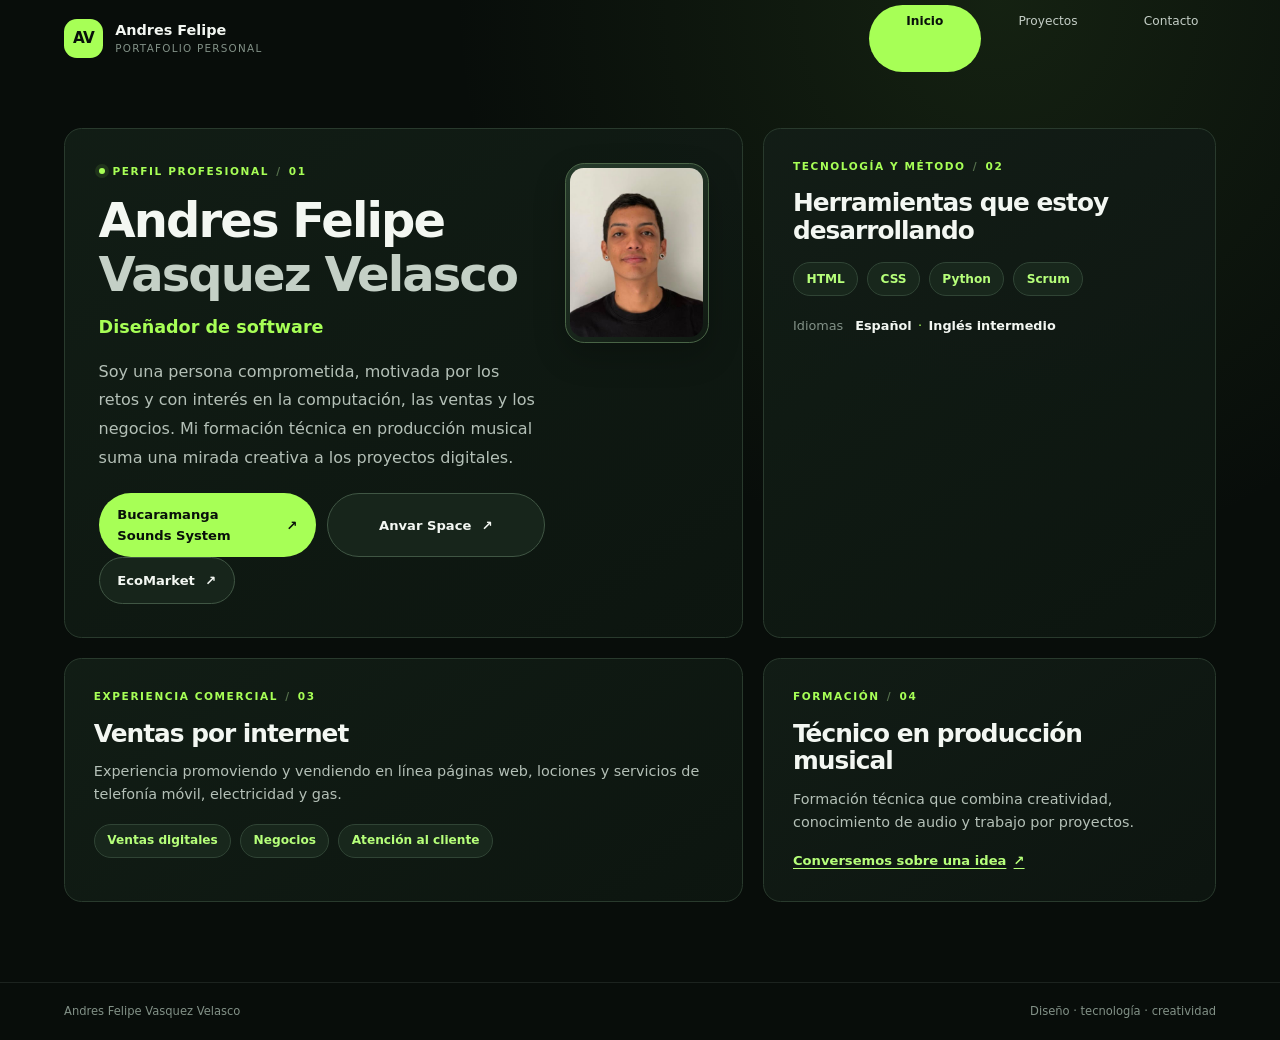
<file: index.html>
<!doctype html>
<html lang="es">
<head>
  <meta charset="utf-8">
  <!-- R1: viewport para que el diseño responda en dispositivos reales. -->
  <meta name="viewport" content="width=device-width, initial-scale=1.0">
  <meta name="description" content="Hoja de vida y portafolio de Andres Felipe Vasquez Velasco.">
  <meta name="theme-color" content="#080d0a">
  <title>Andres Felipe Vasquez Velasco | Hoja de vida</title>
  <link rel="stylesheet" href="styles.css">
</head>
<body>
  <div class="site-shell">
    <header class="site-header">
      <a class="brand" href="index.html" aria-label="Inicio, Andres Felipe Vasquez Velasco">
        <span class="brand-mark" aria-hidden="true">AV</span>
        <span class="brand-copy"><strong>Andres Felipe</strong><small>Portafolio personal</small></span>
      </a>
    </header>

    <!-- R8: el mismo menú conecta la hoja de vida con las dos páginas del sitio. -->
    <nav class="main-nav" aria-label="Navegación principal">
      <a href="index.html" aria-current="page">Inicio</a>
      <a href="proyectos.html">Proyectos</a>
      <a href="contacto.html">Contacto</a>
    </nav>

    <main class="page-main">
      <div class="container resume-grid">
        <section class="resume-intro panel" aria-labelledby="name-heading">
          <figure class="resume-photo">
            <img src="assets/foto-perfil.jpeg" alt="Retrato de Andres Felipe Vasquez Velasco">
          </figure>
          <div class="resume-intro-copy">
            <p class="eyebrow"><span class="status-dot" aria-hidden="true"></span> Perfil profesional <span class="eyebrow-divider">/</span> 01</p>
            <h1 id="name-heading">Andres Felipe<br><span>Vasquez Velasco</span></h1>
            <p class="role-title">Diseñador de software</p>
            <p class="lead">Soy una persona comprometida, motivada por los retos y con interés en la computación, las ventas y los negocios. Mi formación técnica en producción musical suma una mirada creativa a los proyectos digitales.</p>
            <div class="project-actions" aria-label="Proyectos destacados">
              <a class="button button-primary" href="https://anva100.github.io/bucaramanga-sounds-system/" target="_blank" rel="noopener noreferrer">Bucaramanga Sounds System <span aria-hidden="true">↗</span></a>
              <a class="button button-secondary" href="https://anvar-space.web.app/" target="_blank" rel="noopener noreferrer">Anvar Space <span aria-hidden="true">↗</span></a>
            </div>
            <a class="button button-secondary" href="https://anva100.github.io/EcoMarket_AndresVasquez/" target="_blank" rel="noopener noreferrer">EcoMarket <span aria-hidden="true">↗</span></a>
          </div>
        </section>

        <section class="resume-skills panel" aria-labelledby="skills-heading">
          <p class="eyebrow">Tecnología y método <span class="eyebrow-divider">/</span> 02</p>
          <h2 id="skills-heading">Herramientas que estoy desarrollando</h2>
          <ul class="skill-list" aria-label="Habilidades técnicas">
            <li>HTML</li>
            <li>CSS</li>
            <li>Python</li>
            <li>Scrum</li>
          </ul>
          <div class="language-line"><span>Idiomas</span><strong>Español</strong><span class="language-separator">·</span><strong>Inglés intermedio</strong></div>
        </section>

        <section class="resume-experience panel" aria-labelledby="experience-heading">
          <p class="eyebrow">Experiencia comercial <span class="eyebrow-divider">/</span> 03</p>
          <h2 id="experience-heading">Ventas por internet</h2>
          <p>Experiencia promoviendo y vendiendo en línea páginas web, lociones y servicios de telefonía móvil, electricidad y gas.</p>
          <ul class="tag-list" aria-label="Competencias comerciales">
            <li>Ventas digitales</li>
            <li>Negocios</li>
            <li>Atención al cliente</li>
          </ul>
        </section>

        <section class="resume-education panel" aria-labelledby="education-heading">
          <p class="eyebrow">Formación <span class="eyebrow-divider">/</span> 04</p>
          <h2 id="education-heading">Técnico en producción musical</h2>
          <p>Formación técnica que combina creatividad, conocimiento de audio y trabajo por proyectos.</p>
          <a class="text-link" href="contacto.html">Conversemos sobre una idea <span aria-hidden="true">↗</span></a>
        </section>
      </div>
    </main>

    <footer class="site-footer">
      <div class="container footer-inner">
        <span>Andres Felipe Vasquez Velasco</span>
        <span>Diseño · tecnología · creatividad</span>
      </div>
    </footer>
  </div>
</body>
</html>
</file>
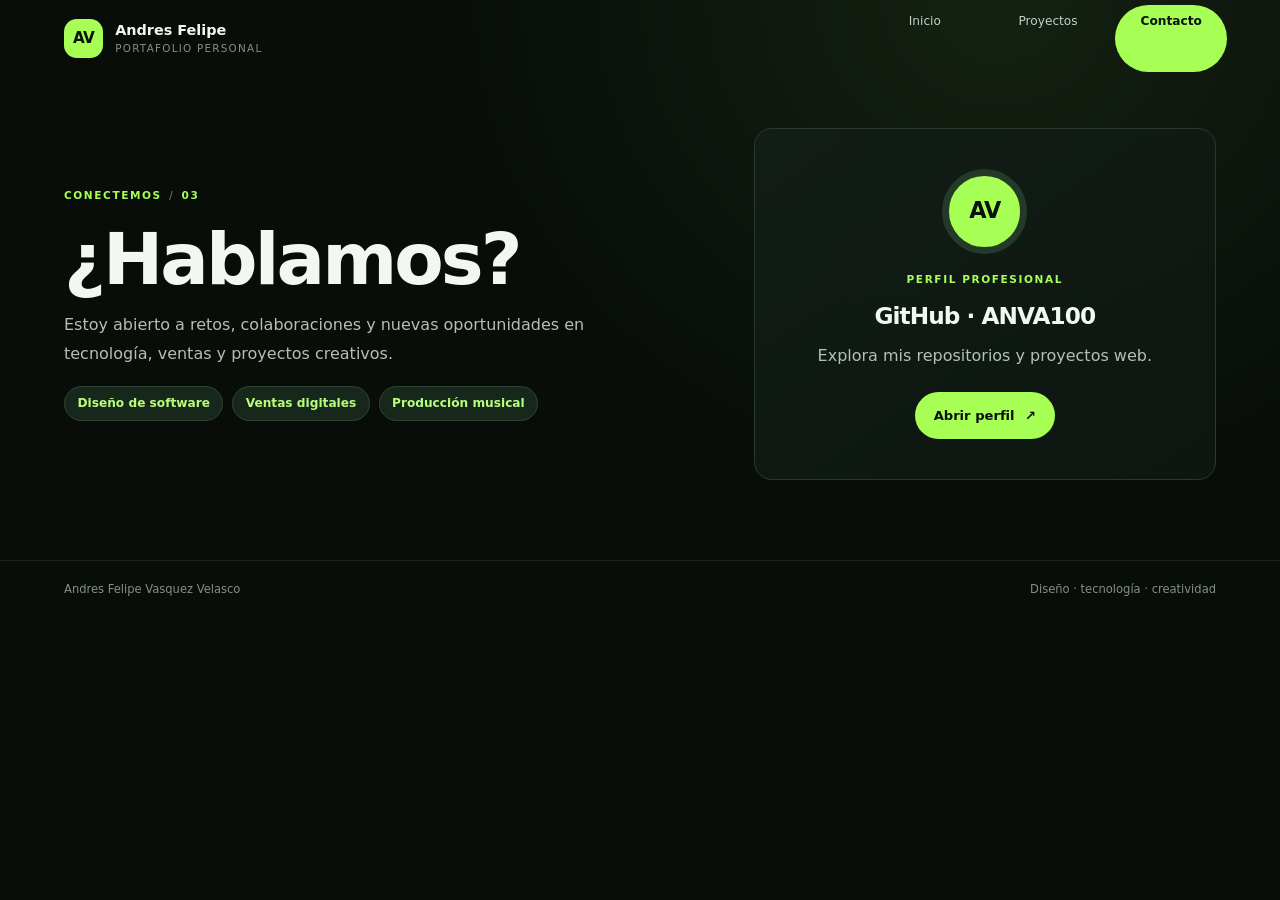
<file: contacto.html>
<!doctype html>
<html lang="es">
<head>
  <meta charset="utf-8">
  <!-- R1: viewport para que el diseño responda en dispositivos reales. -->
  <meta name="viewport" content="width=device-width, initial-scale=1.0">
  <meta name="description" content="Conecta con Andres Felipe Vasquez Velasco a través de su perfil de GitHub.">
  <meta name="theme-color" content="#080d0a">
  <title>Contacto | Andres Felipe Vasquez Velasco</title>
  <link rel="stylesheet" href="styles.css">
</head>
<body>
  <div class="site-shell">
    <header class="site-header">
      <a class="brand" href="index.html" aria-label="Inicio, Andres Felipe Vasquez Velasco">
        <span class="brand-mark" aria-hidden="true">AV</span>
        <span class="brand-copy"><strong>Andres Felipe</strong><small>Portafolio personal</small></span>
      </a>
    </header>
    <!-- R8: navegación idéntica en las tres páginas. -->
    <nav class="main-nav" aria-label="Navegación principal">
      <a href="index.html">Inicio</a>
      <a href="proyectos.html">Proyectos</a>
      <a href="contacto.html" aria-current="page">Contacto</a>
    </nav>
    <main class="page-main">
      <div class="container contact-grid">
        <section class="contact-copy" aria-labelledby="page-title">
          <p class="eyebrow">Conectemos <span class="eyebrow-divider">/</span> 03</p>
          <h1 id="page-title">¿Hablamos?</h1>
          <p class="lead">Estoy abierto a retos, colaboraciones y nuevas oportunidades en tecnología, ventas y proyectos creativos.</p>
          <ul class="tag-list" aria-label="Áreas de interés">
            <li>Diseño de software</li>
            <li>Ventas digitales</li>
            <li>Producción musical</li>
          </ul>
        </section>
        <aside class="contact-card panel" aria-label="Perfil profesional">
          <span class="contact-mark" aria-hidden="true">AV</span>
          <p class="eyebrow">Perfil profesional</p>
          <h2>GitHub · ANVA100</h2>
          <p>Explora mis repositorios y proyectos web.</p>
          <a class="button button-primary" href="https://github.com/ANVA100" target="_blank" rel="noopener noreferrer">Abrir perfil <span aria-hidden="true">↗</span></a>
        </aside>
      </div>
    </main>
    <footer class="site-footer"><div class="container footer-inner"><span>Andres Felipe Vasquez Velasco</span><span>Diseño · tecnología · creatividad</span></div></footer>
  </div>
</body>
</html>
</file>
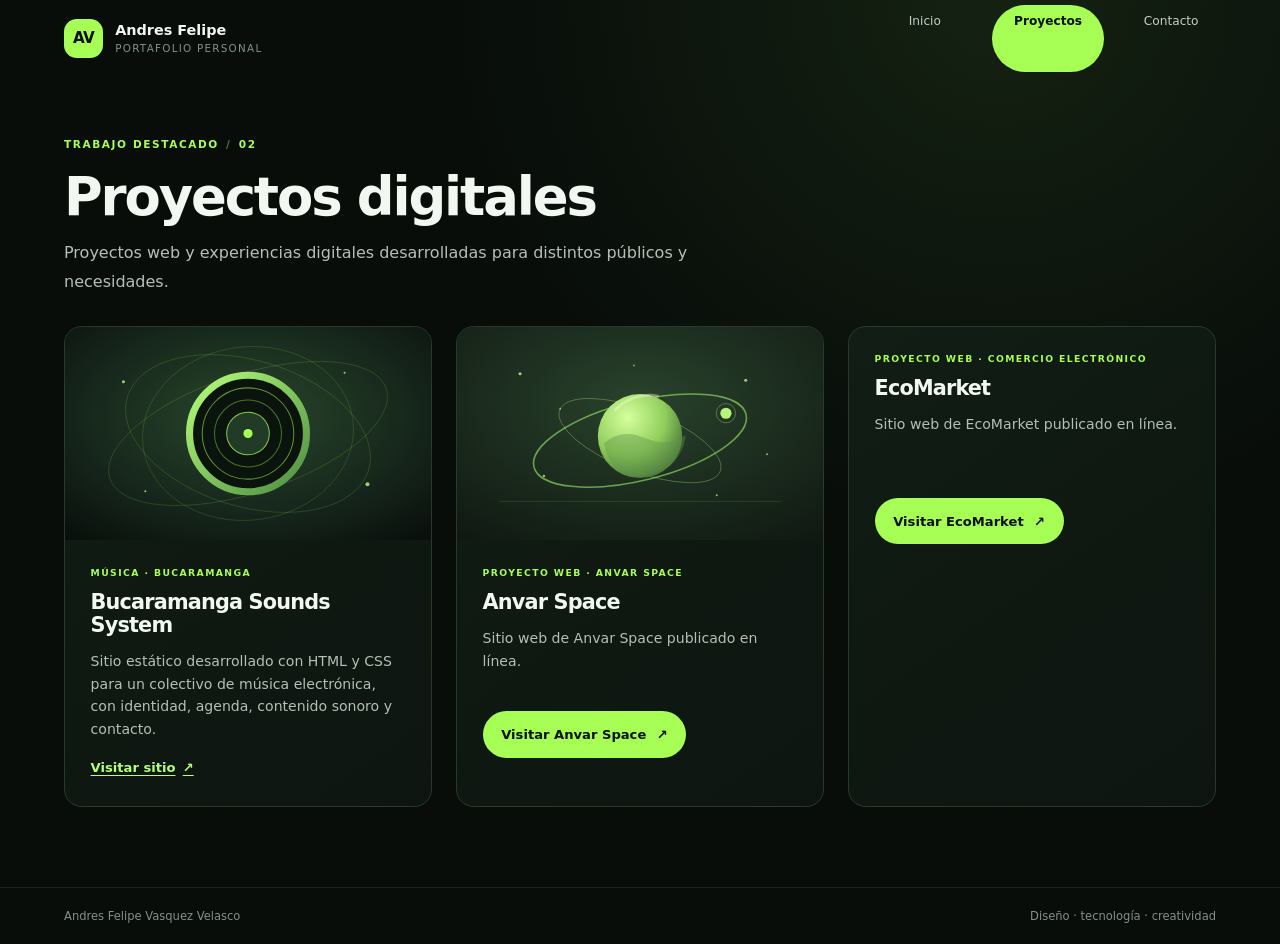
<file: proyectos.html>
<!doctype html>
<html lang="es">
<head>
  <meta charset="utf-8">
  <!-- R1: viewport para que el diseño responda en dispositivos reales. -->
  <meta name="viewport" content="width=device-width, initial-scale=1.0">
  <meta name="description" content="Proyectos web de Andres Felipe Vasquez Velasco.">
  <meta name="theme-color" content="#080d0a">
  <title>Proyectos | Andres Felipe Vasquez Velasco</title>
  <link rel="stylesheet" href="styles.css">
</head>
<body>
  <div class="site-shell">
    <header class="site-header">
      <a class="brand" href="index.html" aria-label="Inicio, Andres Felipe Vasquez Velasco">
        <span class="brand-mark" aria-hidden="true">AV</span>
        <span class="brand-copy"><strong>Andres Felipe</strong><small>Portafolio personal</small></span>
      </a>
    </header>
    <!-- R8: navegación idéntica en las tres páginas. -->
    <nav class="main-nav" aria-label="Navegación principal">
      <a href="index.html">Inicio</a>
      <a href="proyectos.html" aria-current="page">Proyectos</a>
      <a href="contacto.html">Contacto</a>
    </nav>
    <main class="page-main">
      <div class="container projects-main">
        <section class="page-heading" aria-labelledby="page-title">
          <p class="eyebrow">Trabajo destacado <span class="eyebrow-divider">/</span> 02</p>
          <h1 id="page-title">Proyectos digitales</h1>
          <p class="lead">Proyectos web y experiencias digitales desarrolladas para distintos públicos y necesidades.</p>
        </section>

        <!-- R5: las tarjetas usan repeat(auto-fit, minmax(...)) en styles.css. -->
        <section class="project-grid" aria-label="Proyectos web">
          <article class="project-card panel">
            <img class="project-art" src="assets/bucaramanga-sounds-system.svg" alt="Ilustración de un disco de vinilo y ondas de sonido en tonos verdes, inspirada en el proyecto musical." width="720" height="420" loading="lazy">
            <div class="project-copy">
              <p class="eyebrow">Música · Bucaramanga</p>
              <h2>Bucaramanga Sounds System</h2>
              <p>Sitio estático desarrollado con HTML y CSS para un colectivo de música electrónica, con identidad, agenda, contenido sonoro y contacto.</p>
              <a class="text-link" href="https://anva100.github.io/bucaramanga-sounds-system/" target="_blank" rel="noopener noreferrer">Visitar sitio <span aria-hidden="true">↗</span></a>
            </div>
          </article>

          <article class="project-card panel">
            <img class="project-art" src="assets/anvar-space.svg" alt="Ilustración de un planeta y órbitas en tonos verdes para Anvar Space." width="720" height="420" loading="lazy">
            <div class="project-copy">
              <p class="eyebrow">Proyecto web · Anvar Space</p>
              <h2>Anvar Space</h2>
              <p>Sitio web de Anvar Space publicado en línea.</p>
              <a class="button button-primary" href="https://anvar-space.web.app/" target="_blank" rel="noopener noreferrer">Visitar Anvar Space <span aria-hidden="true">↗</span></a>
            </div>
          </article>
                    <article class="project-card panel">
            <div class="project-copy">
              <p class="eyebrow">Proyecto web · Comercio electrónico</p>
              <h2>EcoMarket</h2>
              <p>Sitio web de EcoMarket publicado en línea.</p>
              <a class="button button-primary" href="https://anva100.github.io/EcoMarket_AndresVasquez/" target="_blank" rel="noopener noreferrer">Visitar EcoMarket <span aria-hidden="true">↗</span></a>
            </div>
          </article>
        </section>
      </div>
    </main>
    <footer class="site-footer"><div class="container footer-inner"><span>Andres Felipe Vasquez Velasco</span><span>Diseño · tecnología · creatividad</span></div></footer>
  </div>
</body>
</html>
</file>
<file: styles.css>
/* R1: todas las páginas incluyen la etiqueta viewport en su <head>. */
:root {
  color-scheme: dark;
  --color-bg: #080d0a;
  --color-surface: #0d1510;
  --color-panel: #121d16;
  --color-panel-soft: #15241a;
  --color-border: #293a2d;
  --color-text: #f3f7f2;
  --color-muted: #b4c0b7;
  --color-dim: #829187;
  --color-green: #a7ff56;
  --color-green-soft: #b6ff7a;
  --color-ink: #08100a;
  font-family: Inter, ui-sans-serif, system-ui, -apple-system, "Segoe UI", sans-serif;
  font-size: 16px;
  line-height: 1.6;
  font-synthesis: none;
  text-rendering: optimizeLegibility;
}

/* R2: Mobile First. Las reglas iniciales describen el diseño de celular. */
* { box-sizing: border-box; }
html { min-width: 20rem; scroll-behavior: smooth; }
body {
  min-height: 100vh;
  margin: 0;
  color: var(--color-text);
  background: radial-gradient(ellipse at 78% 0%, rgb(77 126 52 / 18%), transparent 34rem), var(--color-bg);
}
a { color: inherit; }
a:focus-visible { outline: 3px solid var(--color-green); outline-offset: 4px; }
/* R7: las imágenes conservan el ancho del contenedor y requieren alt descriptivo en HTML. */
img { display: block; max-width: 100%; height: auto; }

/* R4: las áreas principales reordenan cabecera, menú, contenido y pie. */
.site-shell {
  display: grid;
  min-height: 100vh;
  grid-template-areas: "header" "nav" "main" "footer";
  grid-template-rows: auto auto 1fr auto;
}
.site-header { grid-area: header; }
.main-nav { grid-area: nav; }
.page-main { grid-area: main; }
.site-footer { grid-area: footer; }
/* R6: contenido centrado, max-width y unidades relativas. */
.container { width: calc(100% - 2rem); max-width: 72rem; margin-inline: auto; }
.site-header {
  display: flex;
  align-items: center;
  min-height: 4.8rem;
  padding: .85rem max(1rem, calc((100vw - 72rem) / 2));
  border-bottom: 1px solid rgb(143 161 148 / 15%);
}
.brand { display: inline-flex; align-items: center; gap: .75rem; text-decoration: none; }
.brand-mark, .contact-mark {
  display: grid;
  place-items: center;
  flex: 0 0 auto;
  color: var(--color-ink);
  background: var(--color-green);
  font-weight: 800;
  letter-spacing: -.05em;
}
.brand-mark { width: 2.45rem; aspect-ratio: 1; border-radius: .8rem; font-size: .95rem; }
.brand-copy { display: grid; line-height: 1.2; }
.brand-copy strong { font-size: .9rem; }
.brand-copy small { margin-top: .2rem; color: var(--color-dim); font-size: .65rem; letter-spacing: .12em; text-transform: uppercase; }
/* R8: menú común para ir y volver entre las tres páginas. */
.main-nav {
  display: flex;
  justify-content: center;
  gap: .35rem;
  width: min(calc(100% - 2rem), 30rem);
  margin: .75rem auto 0;
  padding: .3rem;
  border: 1px solid rgb(143 161 148 / 12%);
  border-radius: 999px;
  background: rgb(18 29 22 / 85%);
}
.main-nav a { min-width: 0; padding: .45rem .75rem; border-radius: 999px; color: #c4cec6; font-size: .76rem; text-align: center; text-decoration: none; transition: color .18s ease, background-color .18s ease; }
.main-nav a:hover, .main-nav a[aria-current="page"] { color: var(--color-green); background: #1a2a1d; }
.main-nav a[aria-current="page"] { color: var(--color-ink); background: var(--color-green); font-weight: 700; }
.page-main { width: 100%; padding-block: 2rem 3rem; }
.panel { border: 1px solid var(--color-border); border-radius: 1.1rem; background: linear-gradient(145deg, rgb(18 29 22 / 96%), rgb(13 21 16 / 96%)); }
.eyebrow { display: flex; align-items: center; gap: .45rem; margin: 0 0 .9rem; color: var(--color-green); font-size: .66rem; font-weight: 700; letter-spacing: .15em; text-transform: uppercase; }
.eyebrow-divider { color: #56714d; }
.status-dot { width: .42rem; aspect-ratio: 1; border-radius: 50%; background: var(--color-green); box-shadow: 0 0 0 .25rem rgb(167 255 86 / 10%); }
h1, h2, p { margin-top: 0; }
h1, h2 { line-height: 1.12; letter-spacing: -.04em; }
h1 { margin-bottom: .75rem; font-size: clamp(2.15rem, 9vw, 3.3rem); }
h1 span { color: #c4d0c6; }
h2 { margin-bottom: .8rem; font-size: clamp(1.2rem, 4.5vw, 1.55rem); }
p { color: var(--color-muted); }
.lead { max-width: 43rem; font-size: 1rem; line-height: 1.8; }
.role-title { margin: 0 0 1rem; color: var(--color-green); font-size: 1.1rem; font-weight: 600; }
.resume-grid {
  display: grid;
  grid-template-areas: "intro" "skills" "experience" "education";
  gap: 1rem;
}
.resume-intro { display: grid; grid-area: intro; grid-template-columns: minmax(0, 1fr); grid-template-areas: "portrait" "copy"; gap: 1.1rem; padding: 1.35rem; }
.resume-intro-copy { grid-area: copy; min-width: 0; }
.resume-photo { grid-area: portrait; justify-self: center; width: 7.5rem; aspect-ratio: 4 / 5; margin: 0; padding: .3rem; overflow: hidden; border: 1px solid #496446; border-radius: 1.2rem; background: linear-gradient(145deg, #263b2b, #101912); box-shadow: 0 .8rem 2rem rgb(0 0 0 / 22%); }
.resume-photo img { width: 100%; height: 100%; border-radius: .85rem; object-fit: cover; object-position: center 40%; }
.resume-skills { grid-area: skills; padding: 1.25rem; }
.resume-experience { grid-area: experience; padding: 1.25rem; }
.resume-education { grid-area: education; padding: 1.25rem; }
.resume-intro .lead { max-width: 38rem; }
.button {
  display: inline-flex;
  align-items: center;
  justify-content: center;
  gap: .65rem;
  min-height: 2.9rem;
  padding: .65rem 1.1rem;
  border: 1px solid transparent;
  border-radius: 999px;
  font-size: .82rem;
  font-weight: 750;
  text-decoration: none;
  transition: transform .18s ease, box-shadow .18s ease;
}
.button:hover { transform: translateY(-2px); box-shadow: 0 .65rem 1.8rem rgb(0 0 0 / 24%); }
.button-primary { color: var(--color-ink); background: var(--color-green); }
.button-secondary { color: var(--color-text); border-color: #405644; background: #17251b; }
.project-actions { display: flex; flex-wrap: wrap; gap: .7rem; margin-top: 1.25rem; }
.project-actions .button { flex: 1 1 11.5rem; }
.skill-list, .tag-list { display: flex; flex-wrap: wrap; gap: .55rem; margin: 1.1rem 0 0; padding: 0; list-style: none; }
.skill-list li, .tag-list li { padding: .4rem .78rem; border: 1px solid #304435; border-radius: 999px; color: var(--color-green-soft); background: #18271c; font-size: .76rem; font-weight: 650; }
.language-line { display: flex; flex-wrap: wrap; align-items: baseline; gap: .4rem; margin-top: 1.2rem; color: var(--color-muted); font-size: .8rem; }
.language-line > span:first-child { margin-right: .35rem; color: var(--color-dim); }
.language-line strong { color: var(--color-text); font-weight: 600; }
.language-separator { color: var(--color-green); }
.resume-experience > p:not(.eyebrow), .resume-education > p:not(.eyebrow) { margin-bottom: .8rem; font-size: .9rem; }
.text-link { display: inline-flex; align-items: center; gap: .45rem; color: var(--color-green-soft); font-size: .82rem; font-weight: 700; text-decoration-thickness: .08em; text-underline-offset: .22em; }
.text-link:hover { color: var(--color-green); }
.page-heading { max-width: 54rem; margin-bottom: 1.8rem; }
.page-heading h1 { margin-bottom: .8rem; }
.projects-main { padding-top: .25rem; }
/* R5: las tarjetas se adaptan con repeat(auto-fit, minmax(...)). */
.project-grid { display: grid; grid-template-columns: repeat(auto-fit, minmax(min(100%, 18rem), 1fr)); gap: 1rem; }
.project-card { overflow: hidden; }
.project-art { display: block; width: 100%; height: auto; aspect-ratio: 12 / 7; object-fit: cover; background: var(--color-panel-soft); }
.project-copy { padding: 1.2rem; }
.project-copy .eyebrow { margin-bottom: .65rem; font-size: .58rem; }
.project-copy h2 { font-size: 1.3rem; }
.project-copy p:not(.eyebrow) { min-height: 4.4rem; font-size: .88rem; }
/* R9: las páginas del sitio usan rutas relativas entre sí. */
/* R10: los vínculos externos del HTML abren en otra pestaña. */
/* R11: validar cada página HTML con el validador W3C antes de entregar. */
.contact-grid { display: grid; grid-template-areas: "copy" "card"; gap: 1.2rem; align-items: center; }
.contact-copy { grid-area: copy; }
.contact-copy h1 { font-size: clamp(2.7rem, 12vw, 4.6rem); }
.contact-copy .lead { max-width: 37rem; }
.contact-card { grid-area: card; display: grid; justify-items: center; padding: 1.8rem 1.3rem; text-align: center; }
.contact-card .eyebrow { margin-top: 1rem; }
.contact-mark { width: 5.3rem; aspect-ratio: 1; border: .45rem solid #243a28; border-radius: 50%; font-size: 1.4rem; }
.contact-card h2 { font-size: 1.45rem; }
.contact-card .button { margin-top: .4rem; }
.site-footer { border-top: 1px solid rgb(143 161 148 / 15%); }
.footer-inner { display: flex; flex-direction: column; gap: .25rem; padding-block: 1.2rem; color: var(--color-dim); font-size: .72rem; }

/* R2 + R3: los breakpoints van al final y suben de menor a mayor. */
@media (min-width: 600px) {
  .page-main { padding-block: 3rem 4rem; }
  .resume-intro, .resume-skills, .resume-experience, .resume-education { padding: 1.6rem; }
  .main-nav { gap: .7rem; }
  .main-nav a { min-width: 7rem; }
  .project-grid { gap: 1.3rem; }
  .project-copy { padding: 1.5rem; }
  .footer-inner { flex-direction: row; justify-content: space-between; }
}

@media (min-width: 768px) {
  .resume-intro { grid-template-columns: minmax(0, 1fr) 8rem; grid-template-areas: "copy portrait"; gap: 1.25rem; }
  .resume-photo { width: 8rem; justify-self: end; }
  .resume-intro h1 { font-size: clamp(2.05rem, 4.1vw, 3rem); }
}

@media (min-width: 1024px) {
  /* R4: las áreas header/nav comparten fila en computador. */
  .site-shell { grid-template-areas: "header nav" "main main" "footer footer"; grid-template-columns: minmax(15rem, 1fr) auto; }
  .site-header { padding-block: .85rem; border-bottom: 0; }
  .main-nav { width: auto; margin: 0 3rem 0 0; border: 0; background: transparent; }
  .page-main { padding-block: 3.2rem 5rem; }
  .resume-grid {
    grid-template-columns: minmax(0, 1.2fr) minmax(17rem, .8fr);
    grid-template-areas: "intro skills" "experience education";
    gap: 1.25rem;
  }
  .resume-intro { grid-template-columns: minmax(0, 1fr) 9rem; padding: 2.1rem; }
  .resume-photo { width: 9rem; }
  .resume-skills, .resume-experience, .resume-education { padding: 1.8rem; }
  .projects-main { padding-top: .5rem; }
  .project-grid { gap: 1.5rem; }
  .project-copy { padding: 1.6rem; }
  .contact-grid { grid-template-columns: minmax(0, 1.15fr) minmax(20rem, .85fr); grid-template-areas: "copy card"; gap: 4rem; }
  .contact-copy h1 { font-size: 4.5rem; }
  .contact-card { min-height: 22rem; padding: 2.5rem; }
}

@media (prefers-reduced-motion: reduce) {
  html { scroll-behavior: auto; }
  *, *::before, *::after { transition-duration: .01ms; animation-duration: .01ms; }
}
</file>
